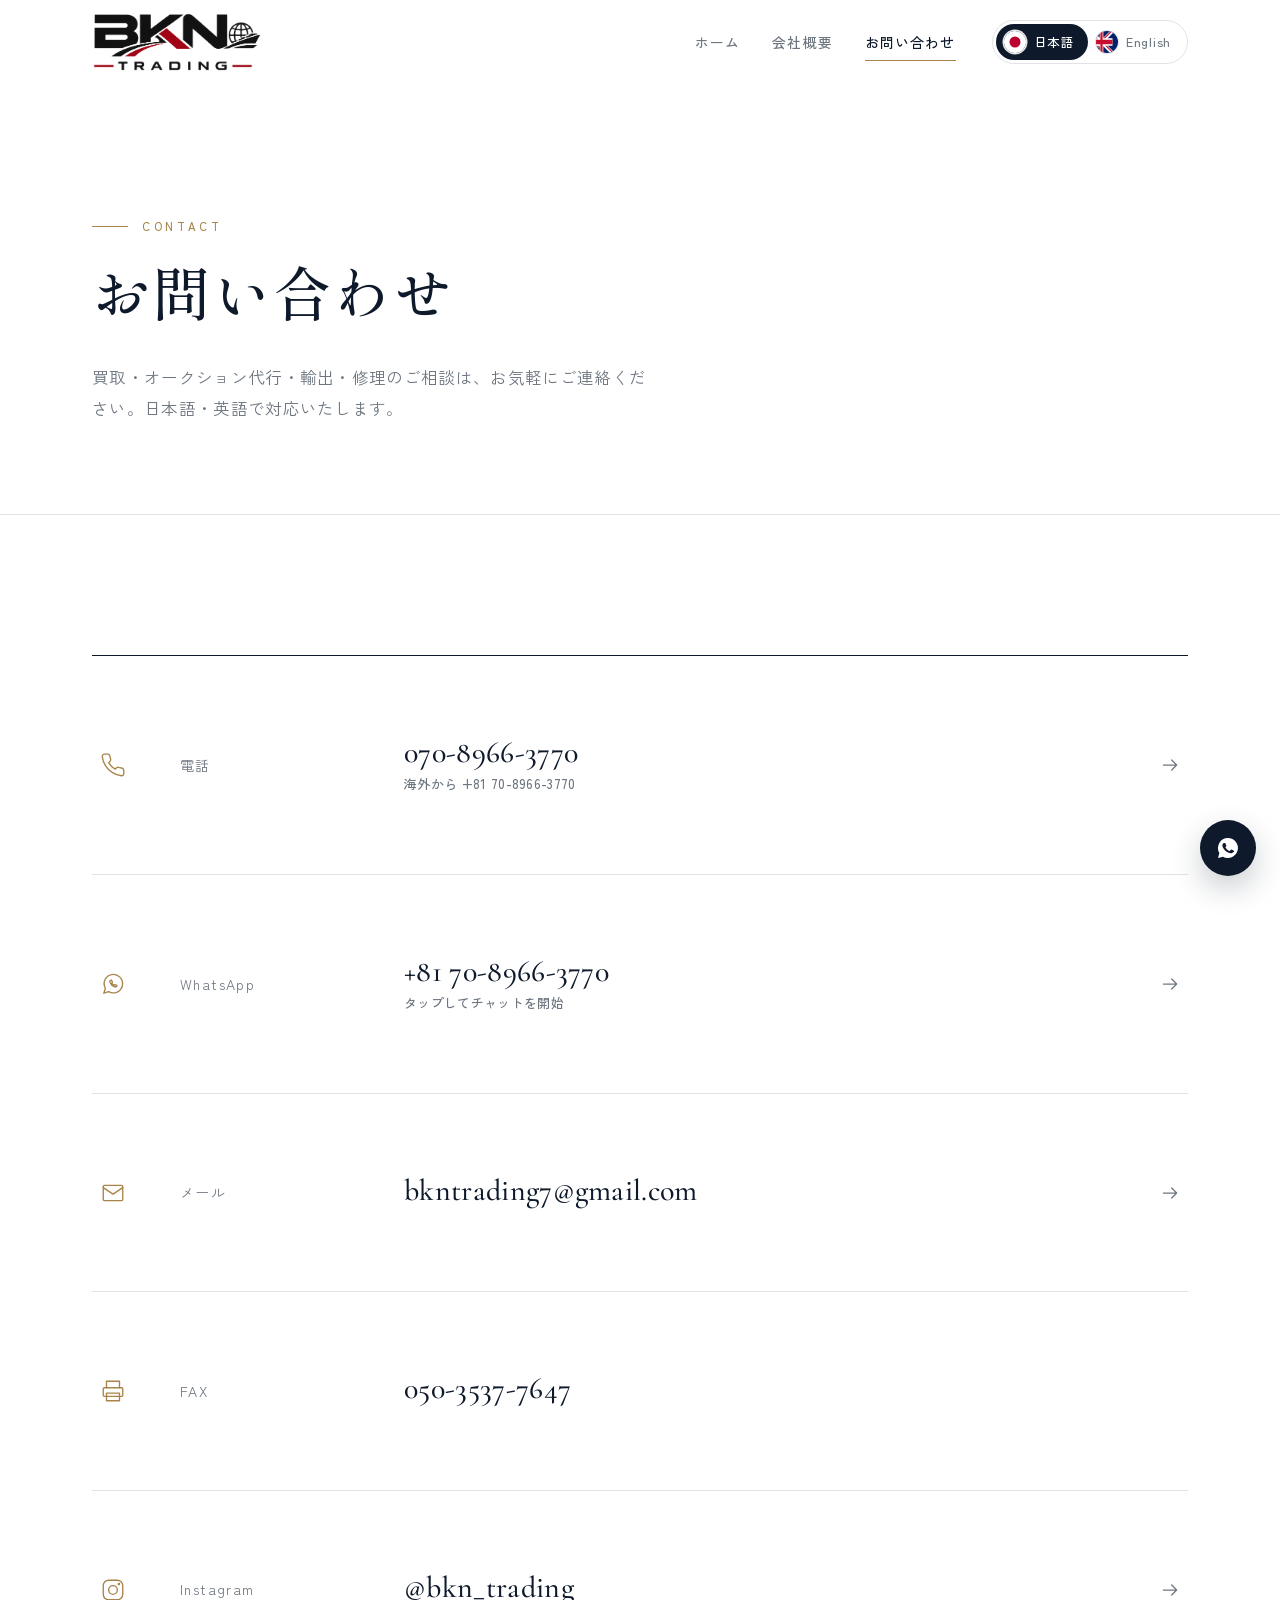
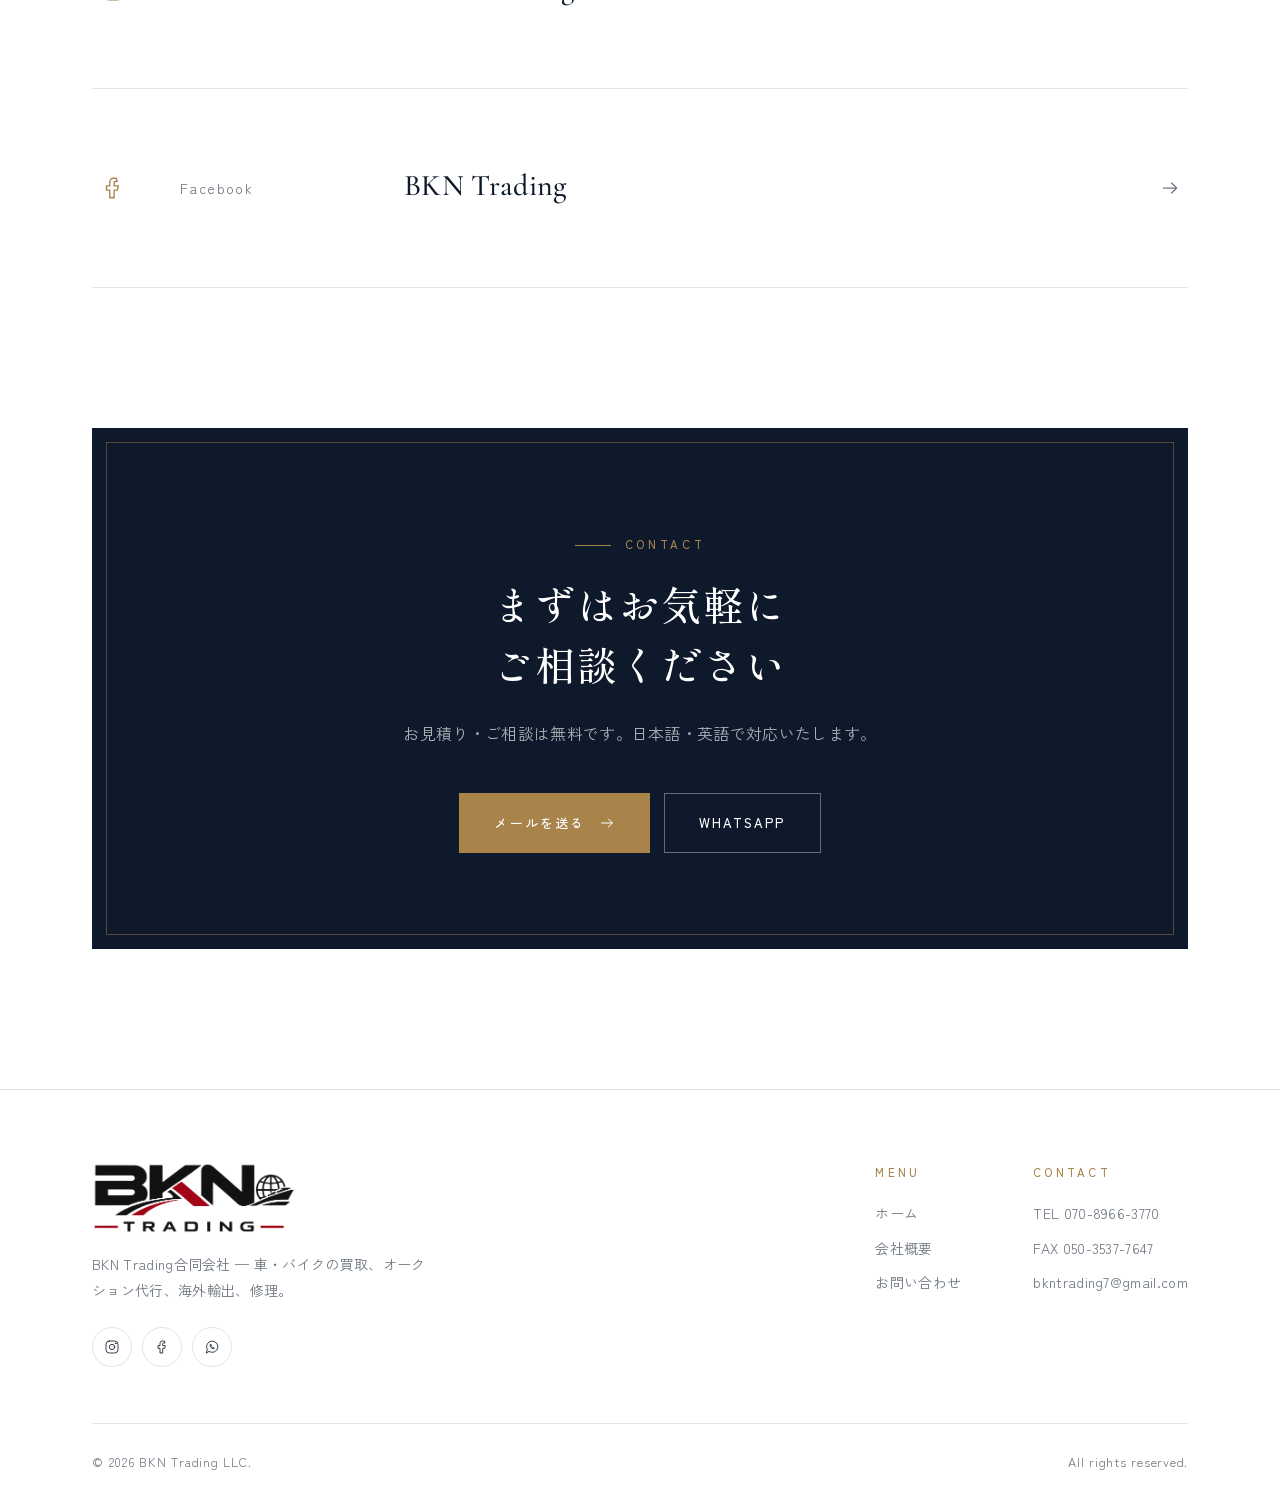
<file: contact.html>
<!DOCTYPE html>
<html lang="ja">
<head>
  <meta charset="UTF-8">
  <meta name="viewport" content="width=device-width, initial-scale=1.0">
  <title data-ja="お問い合わせ | BKN Trading" data-en="Contact | BKN Trading">お問い合わせ | BKN Trading</title>
  <meta name="description" content="BKN Trading合同会社は、日本国内での車・バイクの買取・販売、オークション代行、海外輸出、修理を行う会社です。2020年創業。">
  <meta name="theme-color" content="#ffffff">
  <link rel="icon" type="image/png" href="images/favicon-64.png">
  <link rel="apple-touch-icon" href="images/apple-touch-icon.png">
  <meta property="og:image" content="images/logo.png">
  <link rel="preconnect" href="https://fonts.googleapis.com">
  <link rel="preconnect" href="https://fonts.gstatic.com" crossorigin>
  <link href="https://fonts.googleapis.com/css2?family=Cormorant+Garamond:ital,wght@0,400;0,500;0,600;1,500&family=Shippori+Mincho:wght@500;600&family=Zen+Kaku+Gothic+New:wght@400;500;700&display=swap" rel="stylesheet">
  <link rel="stylesheet" href="css/style.css?v=202610051529">
  <script>document.documentElement.classList.add('js');try{if(localStorage.getItem('bkn-lang')==='en')document.documentElement.lang='en'}catch(e){}</script>
</head>
<body>

<header class="site-header">
  <div class="container nav">
    <a href="index.html" class="logo" aria-label="BKN Trading">
      <img src="images/logo.png" alt="BKN Trading" width="900" height="318">
    </a>
    <div class="nav-right">
      <ul class="nav-links">
        <li><a href="index.html"><span lang="ja">ホーム</span><span lang="en">Home</span></a></li>
        <li><a href="about.html"><span lang="ja">会社概要</span><span lang="en">About</span></a></li>
        <li><a href="contact.html" class="active"><span lang="ja">お問い合わせ</span><span lang="en">Contact</span></a></li>
      </ul>
      <div class="lang-switch" role="group" aria-label="Language">
        <button type="button" data-lang="ja" aria-label="日本語"><span class="flag"><svg viewBox="0 0 30 30"><rect width="30" height="30" fill="#fff"/><circle cx="15" cy="15" r="7.5" fill="#bc002d"/></svg></span><span class="lang-label">日本語</span></button>
        <button type="button" data-lang="en" aria-label="English"><span class="flag"><svg viewBox="0 0 60 60" preserveAspectRatio="xMidYMid slice"><g transform="translate(-15 0) scale(1 2)"><clipPath id="gbt"><path d="M30,15 h30 v15 z v15 h-30 z h-30 v-15 z v-15 h30 z"/></clipPath><rect width="90" height="30" fill="#012169"/><path d="M0,0 L60,30 M60,0 L0,30" stroke="#fff" stroke-width="6"/><path d="M0,0 L60,30 M60,0 L0,30" clip-path="url(#gbt)" stroke="#C8102E" stroke-width="4"/><path d="M30,0 v30 M0,15 h60" stroke="#fff" stroke-width="10"/><path d="M30,0 v30 M0,15 h60" stroke="#C8102E" stroke-width="6"/></g></svg></span><span class="lang-label">English</span></button>
      </div>
      <button class="menu-btn" aria-label="Menu" aria-expanded="false">
        <svg width="24" height="24" viewBox="0 0 24 24" fill="none" stroke="currentColor" stroke-width="1.5" stroke-linecap="round"><path class="l1" d="M4 7h16"/><path class="l2" d="M4 12h16"/><path class="l3" d="M4 17h16"/></svg>
      </button>
    </div>
  </div>
</header>

<main>
  <section class="page-hero">
    <div class="container rise">
      <span class="eyebrow">Contact</span>
      <h1><span lang="ja">お問い合わせ</span><span lang="en">Contact us</span></h1>
      <p><span lang="ja">買取・オークション代行・輸出・修理のご相談は、お気軽にご連絡ください。日本語・英語で対応いたします。</span><span lang="en">Questions about purchase, auctions, export or repair? We’re glad to help — in Japanese or English.</span></p>
    </div>
  </section>

  <section>
    <div class="container">
      <div class="contact-list">
        <a href="tel:07089663770" class="contact-row reveal"><span class="ico"><svg viewBox="0 0 24 24" fill="none" stroke="currentColor" stroke-width="1.25" stroke-linecap="round" stroke-linejoin="round"><path d="M22 16.9v3a2 2 0 0 1-2.2 2 19.8 19.8 0 0 1-8.6-3.1 19.5 19.5 0 0 1-6-6A19.8 19.8 0 0 1 2.1 4.2 2 2 0 0 1 4.1 2h3a2 2 0 0 1 2 1.7c.1.9.4 1.8.7 2.7a2 2 0 0 1-.5 2.1L8 9.8a16 16 0 0 0 6 6l1.3-1.3a2 2 0 0 1 2.1-.4c.9.3 1.8.6 2.7.7a2 2 0 0 1 1.7 2z"/></svg></span><span class="label"><span lang="ja">電話</span><span lang="en">Phone</span></span><span class="value">070-8966-3770<span class="note"><span lang="ja">海外から +81 70-8966-3770</span><span lang="en">From abroad +81 70-8966-3770</span></span></span><span class="go"><svg viewBox="0 0 24 24" fill="none" stroke="currentColor" stroke-width="1.5" stroke-linecap="round" stroke-linejoin="round"><path d="M4 12h16M14 6l6 6-6 6"/></svg></span></a>
        <a href="https://wa.me/817089663770" target="_blank" rel="noopener" class="contact-row reveal"><span class="ico"><svg viewBox="0 0 24 24" fill="none" stroke="currentColor" stroke-width="1.25" stroke-linecap="round" stroke-linejoin="round"><path d="M3.5 20.5 5 16a8.5 8.5 0 1 1 3 3z"/><path d="M9 9.2c.2 2.8 2.6 5.3 5.6 5.6l1.1-1.3-1.9-1-1 .7a4 4 0 0 1-2-2l.7-1-1-1.9z"/></svg></span><span class="label">WhatsApp</span><span class="value">+81 70-8966-3770<span class="note"><span lang="ja">タップしてチャットを開始</span><span lang="en">Tap to start a chat</span></span></span><span class="go"><svg viewBox="0 0 24 24" fill="none" stroke="currentColor" stroke-width="1.5" stroke-linecap="round" stroke-linejoin="round"><path d="M4 12h16M14 6l6 6-6 6"/></svg></span></a>
        <a href="mailto:bkntrading7@gmail.com" class="contact-row reveal"><span class="ico"><svg viewBox="0 0 24 24" fill="none" stroke="currentColor" stroke-width="1.25" stroke-linecap="round" stroke-linejoin="round"><rect x="3" y="5" width="18" height="14" rx="1"/><path d="m3 7 9 6 9-6"/></svg></span><span class="label"><span lang="ja">メール</span><span lang="en">Email</span></span><span class="value">bkntrading7@gmail.com</span><span class="go"><svg viewBox="0 0 24 24" fill="none" stroke="currentColor" stroke-width="1.5" stroke-linecap="round" stroke-linejoin="round"><path d="M4 12h16M14 6l6 6-6 6"/></svg></span></a>
        <div class="contact-row reveal"><span class="ico"><svg viewBox="0 0 24 24" fill="none" stroke="currentColor" stroke-width="1.25" stroke-linecap="round" stroke-linejoin="round"><path d="M6 9V3h12v6"/><rect x="3" y="9" width="18" height="8" rx="1"/><path d="M6 14h12v7H6z"/></svg></span><span class="label">FAX</span><span class="value">050-3537-7647</span><span></span></div>
        <a href="https://www.instagram.com/bkn_trading/" target="_blank" rel="noopener" class="contact-row reveal"><span class="ico"><svg viewBox="0 0 24 24" fill="none" stroke="currentColor" stroke-width="1.25" stroke-linecap="round" stroke-linejoin="round"><rect x="3" y="3" width="18" height="18" rx="5"/><circle cx="12" cy="12" r="4"/><circle cx="17.5" cy="6.5" r=".6" fill="currentColor"/></svg></span><span class="label">Instagram</span><span class="value">@bkn_trading</span><span class="go"><svg viewBox="0 0 24 24" fill="none" stroke="currentColor" stroke-width="1.5" stroke-linecap="round" stroke-linejoin="round"><path d="M4 12h16M14 6l6 6-6 6"/></svg></span></a>
        <a href="https://www.facebook.com/search/top?q=BKN%20Trading" target="_blank" rel="noopener" class="contact-row reveal"><span class="ico"><svg viewBox="0 0 24 24" fill="none" stroke="currentColor" stroke-width="1.25" stroke-linecap="round" stroke-linejoin="round"><path d="M15 3h-2.5A3.5 3.5 0 0 0 9 6.5V10H6v4h3v7h4v-7h3l1-4h-4V7a1 1 0 0 1 1-1h2z"/></svg></span><span class="label">Facebook</span><span class="value">BKN Trading</span><span class="go"><svg viewBox="0 0 24 24" fill="none" stroke="currentColor" stroke-width="1.5" stroke-linecap="round" stroke-linejoin="round"><path d="M4 12h16M14 6l6 6-6 6"/></svg></span></a>
      </div>
    </div>
  </section>

  <section class="cta">
    <div class="container">
      <div class="cta-box reveal">
        <span class="eyebrow">Contact</span>
        <h2><span lang="ja">まずはお気軽に<br>ご相談ください</span><span lang="en">Let’s find your<br>next vehicle</span></h2>
        <p><span lang="ja">お見積り・ご相談は無料です。日本語・英語で対応いたします。</span><span lang="en">Quotes and consultations are free. We speak Japanese and English.</span></p>
        <div class="actions">
          <a href="mailto:bkntrading7@gmail.com" class="btn btn-gold"><span lang="ja">メールを送る</span><span lang="en">Send an email</span> <svg viewBox="0 0 24 24" fill="none" stroke="currentColor" stroke-width="1.5" stroke-linecap="round" stroke-linejoin="round"><path d="M4 12h16M14 6l6 6-6 6"/></svg></a>
          <a href="https://wa.me/817089663770" target="_blank" rel="noopener" class="btn btn-ghost-light">WhatsApp</a>
        </div>
      </div>
    </div>
  </section>
</main>

<footer class="site-footer">
  <div class="container">
    <div class="footer-grid">
      <div>
        <a href="index.html" class="logo logo-footer" aria-label="BKN Trading"><img src="images/logo.png" alt="BKN Trading" width="900" height="318" loading="lazy"></a>
        <p class="footer-tag"><span lang="ja">BKN Trading合同会社 — 車・バイクの買取、オークション代行、海外輸出、修理。</span><span lang="en">BKN Trading LLC — buying, auction sourcing, export and repair of Japanese cars and motorcycles.</span></p>
        <div class="social">
          <a href="https://www.instagram.com/bkn_trading/" target="_blank" rel="noopener" aria-label="Instagram"><svg viewBox="0 0 24 24" fill="none" stroke="currentColor" stroke-width="1.25" stroke-linecap="round" stroke-linejoin="round"><rect x="3" y="3" width="18" height="18" rx="5"/><circle cx="12" cy="12" r="4"/><circle cx="17.5" cy="6.5" r=".6" fill="currentColor"/></svg></a>
          <a href="https://www.facebook.com/search/top?q=BKN%20Trading" target="_blank" rel="noopener" aria-label="Facebook"><svg viewBox="0 0 24 24" fill="none" stroke="currentColor" stroke-width="1.25" stroke-linecap="round" stroke-linejoin="round"><path d="M15 3h-2.5A3.5 3.5 0 0 0 9 6.5V10H6v4h3v7h4v-7h3l1-4h-4V7a1 1 0 0 1 1-1h2z"/></svg></a>
          <a href="https://wa.me/817089663770" target="_blank" rel="noopener" aria-label="WhatsApp"><svg viewBox="0 0 24 24" fill="none" stroke="currentColor" stroke-width="1.25" stroke-linecap="round" stroke-linejoin="round"><path d="M3.5 20.5 5 16a8.5 8.5 0 1 1 3 3z"/><path d="M9 9.2c.2 2.8 2.6 5.3 5.6 5.6l1.1-1.3-1.9-1-1 .7a4 4 0 0 1-2-2l.7-1-1-1.9z"/></svg></a>
        </div>
      </div>
      <div class="footer-cols">
        <div class="footer-col">
          <h4>Menu</h4>
          <ul>
            <li><a href="index.html"><span lang="ja">ホーム</span><span lang="en">Home</span></a></li>
            <li><a href="about.html"><span lang="ja">会社概要</span><span lang="en">About</span></a></li>
            <li><a href="contact.html"><span lang="ja">お問い合わせ</span><span lang="en">Contact</span></a></li>
          </ul>
        </div>
        <div class="footer-col">
          <h4>Contact</h4>
          <ul>
            <li><a href="tel:07089663770">TEL 070-8966-3770</a></li>
            <li>FAX 050-3537-7647</li>
            <li><a href="mailto:bkntrading7@gmail.com">bkntrading7@gmail.com</a></li>
          </ul>
        </div>
      </div>
    </div>
    <div class="copyright"><span>© <span id="year">2026</span> BKN Trading LLC.</span><span>All rights reserved.</span></div>
  </div>
</footer>

<a href="https://wa.me/817089663770" class="wa-float" target="_blank" rel="noopener" aria-label="WhatsApp"><svg viewBox="0 0 24 24" fill="currentColor"><path d="M12 2a10 10 0 0 0-8.6 15.1L2 22l5-1.3A10 10 0 1 0 12 2zm5.3 14.1c-.2.6-1.3 1.2-1.8 1.2-.5.1-1 .2-3.3-.7-2.8-1.1-4.6-4-4.7-4.1-.1-.2-1.1-1.5-1.1-2.9s.7-2.1 1-2.4c.3-.3.6-.3.8-.3h.6c.2 0 .4 0 .6.5l.9 2.1c.1.2.1.4 0 .5l-.3.5-.4.5c-.1.1-.3.3-.1.6.2.3.7 1.2 1.6 1.9 1.1 1 2 1.3 2.3 1.4.3.1.5.1.6-.1l.9-1.1c.2-.3.4-.2.6-.1l2 1c.3.1.5.2.5.3.1.2.1.7-.1 1.2z"/></svg></a>

<script src="js/main.js?v=202610051529"></script>
</body>
</html>
</file>
<file: css/style.css>
/* =========================================================
   BKN Trading — three colours only:
   white (background) · ink (deep navy) · gold (accent)
   Lighter greys are transparent tints of ink.
   ========================================================= */
:root {
  --white: #ffffff;
  --ink: #0e1a2b;
  --gold: #a8844a;

  --ink-80: rgba(14, 26, 43, 0.8);
  --ink-60: rgba(14, 26, 43, 0.6);
  --ink-12: rgba(14, 26, 43, 0.12);
  --ink-06: rgba(14, 26, 43, 0.06);
  --ink-03: rgba(14, 26, 43, 0.03);
  --gold-15: rgba(168, 132, 74, 0.15);

  --serif: "Cormorant Garamond", "Shippori Mincho", "Yu Mincho", serif;
  --sans: "Zen Kaku Gothic New", "Hiragino Sans", "Yu Gothic", system-ui, sans-serif;

  --ease: cubic-bezier(0.22, 1, 0.36, 1);
  --max: 1160px;
}

* { box-sizing: border-box; margin: 0; padding: 0; }
html { scroll-behavior: smooth; }
@media (prefers-reduced-motion: reduce) {
  html { scroll-behavior: auto; }
  *, *::before, *::after { transition: none !important; animation: none !important; }
}

body {
  font-family: var(--sans);
  color: var(--ink);
  background: var(--white);
  line-height: 1.9;
  font-size: 16px;
  letter-spacing: 0.02em;
  -webkit-font-smoothing: antialiased;
}
a { color: inherit; text-decoration: none; }
img, svg { display: block; max-width: 100%; }
::selection { background: var(--gold-15); }
:focus-visible { outline: 1px solid var(--gold); outline-offset: 4px; }

/* Language switching */
html[lang="ja"] [lang="en"]:not(html) { display: none !important; }
html[lang="en"] [lang="ja"]:not(html) { display: none !important; }

.container { width: 100%; max-width: var(--max); margin: 0 auto; padding: 0 32px; }
.serif { font-family: var(--serif); }

/* ---------- Header ---------- */
.site-header {
  position: sticky; top: 0; z-index: 50;
  background: rgba(255, 255, 255, 0.88);
  backdrop-filter: blur(14px); -webkit-backdrop-filter: blur(14px);
  border-bottom: 1px solid transparent;
  transition: border-color 0.4s var(--ease);
}
.site-header.scrolled { border-bottom-color: var(--ink-06); }
.nav { display: flex; align-items: center; justify-content: space-between; height: 84px; gap: 16px; transition: height 0.4s var(--ease); }
.site-header.scrolled .nav { height: 68px; }

.logo { display: flex; align-items: center; gap: 14px; color: var(--ink); }
.logo-mark {
  width: 42px; height: 42px; display: grid; place-items: center;
  border: 1px solid var(--gold); color: var(--gold);
  font-family: var(--serif); font-size: 16px; font-weight: 600; letter-spacing: 1px;
}
.logo-text { font-family: var(--serif); font-size: 22px; font-weight: 600; letter-spacing: 0.04em; line-height: 1.1; }
.logo-text small { display: block; font-family: var(--sans); font-size: 9.5px; font-weight: 500; color: var(--gold); letter-spacing: 0.32em; margin-top: 3px; }

.nav-right { display: flex; align-items: center; gap: 36px; }
.nav-links { display: flex; align-items: center; gap: 32px; list-style: none; }
.nav-links a {
  position: relative; display: block; font-size: 14px; font-weight: 500; color: var(--ink-60);
  padding: 6px 0; letter-spacing: 0.08em; transition: color 0.3s var(--ease);
}
.nav-links a::after {
  content: ""; position: absolute; left: 0; right: 0; bottom: 0; height: 1px; background: var(--gold);
  transform: scaleX(0); transform-origin: right; transition: transform 0.45s var(--ease);
}
.nav-links a:hover, .nav-links a.active { color: var(--ink); }
.nav-links a:hover::after, .nav-links a.active::after { transform: scaleX(1); transform-origin: left; }

/* Language switch with flags */
.lang-switch { display: flex; align-items: center; border: 1px solid var(--ink-12); border-radius: 999px; padding: 3px; flex-shrink: 0; }
.lang-switch button {
  display: flex; align-items: center; gap: 8px; border: 0; background: transparent; cursor: pointer;
  padding: 6px 13px 6px 8px; border-radius: 999px;
  font: inherit; font-size: 12.5px; font-weight: 500; letter-spacing: 0.06em; color: var(--ink-60);
  transition: background 0.35s var(--ease), color 0.35s var(--ease);
}
.lang-switch button:hover { color: var(--ink); }
.lang-switch button.on { background: var(--ink); color: var(--white); }
.flag {
  width: 22px; height: 22px; border-radius: 50%; overflow: hidden; flex-shrink: 0;
  box-shadow: 0 0 0 1px var(--ink-12);
}
.flag svg { width: 100%; height: 100%; }
.lang-switch button.on .flag { box-shadow: 0 0 0 1.5px rgba(255, 255, 255, 0.9); }

.menu-btn { display: none; background: none; border: 0; cursor: pointer; padding: 8px; margin-right: -8px; color: var(--ink); }
.menu-btn svg path { transition: transform 0.35s var(--ease), opacity 0.2s; transform-origin: center; }
.menu-btn[aria-expanded="true"] .l1 { transform: translateY(5px) rotate(45deg); }
.menu-btn[aria-expanded="true"] .l2 { opacity: 0; }
.menu-btn[aria-expanded="true"] .l3 { transform: translateY(-5px) rotate(-45deg); }

/* ---------- Type helpers ---------- */
.eyebrow {
  display: inline-flex; align-items: center; gap: 14px;
  font-size: 11.5px; font-weight: 500; letter-spacing: 0.32em; text-transform: uppercase; color: var(--gold);
  margin-bottom: 22px;
}
.eyebrow::before { content: ""; width: 36px; height: 1px; background: currentColor; }
.center .eyebrow::after { content: ""; width: 36px; height: 1px; background: currentColor; }

h1, h2, h3 { font-family: var(--serif); font-weight: 500; color: var(--ink); }
.gold { color: var(--gold); }
em.it { font-style: italic; color: var(--gold); }

/* ---------- Buttons ---------- */
.btn {
  display: inline-flex; align-items: center; justify-content: center; gap: 14px;
  padding: 17px 34px; font-size: 13px; font-weight: 500; letter-spacing: 0.16em; text-transform: uppercase;
  border: 1px solid var(--ink); position: relative; overflow: hidden; isolation: isolate;
  transition: color 0.5s var(--ease), border-color 0.5s var(--ease);
}
.btn::before {
  content: ""; position: absolute; inset: 0; z-index: -1; background: var(--gold);
  transform: scaleX(0); transform-origin: right; transition: transform 0.6s var(--ease);
}
.btn:hover::before { transform: scaleX(1); transform-origin: left; }
.btn:hover { border-color: var(--gold); color: var(--white); }
.btn svg { width: 16px; height: 16px; transition: transform 0.5s var(--ease); }
.btn:hover svg { transform: translateX(4px); }
.btn-dark { background: var(--ink); color: var(--white); }
.btn-line { background: transparent; color: var(--ink); }
.btn-gold { background: var(--gold); border-color: var(--gold); color: var(--white); }
.btn-gold::before { background: var(--white); }
.btn-gold:hover { color: var(--ink); border-color: var(--white); }
.btn-ghost-light { background: transparent; border-color: rgba(255, 255, 255, 0.35); color: var(--white); }
.btn-ghost-light::before { background: var(--white); }
.btn-ghost-light:hover { color: var(--ink); border-color: var(--white); }
.actions { display: flex; gap: 14px; flex-wrap: wrap; }

/* ---------- Hero ---------- */
.hero { padding: 120px 0 0; position: relative; }
.hero-grid { display: grid; grid-template-columns: 1fr auto; gap: 48px; align-items: end; }
.hero h1 { font-size: clamp(44px, 7vw, 92px); line-height: 1.08; letter-spacing: -0.01em; font-weight: 500; }
html[lang="ja"] .hero h1 { font-size: clamp(36px, 5.6vw, 72px); line-height: 1.3; letter-spacing: 0.02em; }
.hero-lead { margin-top: 32px; max-width: 540px; font-size: 16.5px; color: var(--ink-60); }
.hero .actions { margin-top: 44px; }
.hero-side {
  writing-mode: vertical-rl; font-family: var(--serif); font-size: 14px; letter-spacing: 0.4em;
  color: var(--gold); padding-bottom: 8px; white-space: nowrap;
}

.stats { margin-top: 110px; border-top: 1px solid var(--ink-12); border-bottom: 1px solid var(--ink-12); }
.stats-row { display: grid; grid-template-columns: repeat(3, 1fr); }
.stat { padding: 40px 8px 38px; text-align: center; }
.stat + .stat { border-left: 1px solid var(--ink-12); }
.stat strong { display: block; font-family: var(--serif); font-size: 52px; font-weight: 500; line-height: 1.1; color: var(--ink); }
.stat strong sup { font-size: 0.42em; color: var(--gold); margin-left: 4px; vertical-align: super; }
.stat > span { display: block; margin-top: 8px; font-size: 12px; letter-spacing: 0.22em; text-transform: uppercase; color: var(--ink-60); }
html[lang="ja"] .stat > span { letter-spacing: 0.14em; font-size: 13px; }

/* ---------- Sections ---------- */
section { padding: 140px 0; }
.section-head { margin-bottom: 72px; max-width: 640px; }
.section-head.center { margin-left: auto; margin-right: auto; text-align: center; }
.section-head h2 { font-size: clamp(34px, 4.4vw, 54px); line-height: 1.18; letter-spacing: -0.005em; }
html[lang="ja"] .section-head h2 { font-size: clamp(28px, 3.4vw, 42px); line-height: 1.45; letter-spacing: 0.04em; }
.section-head p { margin-top: 20px; color: var(--ink-60); font-size: 16px; }
.hairline { height: 1px; background: var(--ink-12); border: 0; }

.page-hero { padding: 120px 0 90px; border-bottom: 1px solid var(--ink-12); }
.page-hero h1 { font-size: clamp(44px, 6vw, 78px); line-height: 1.1; }
html[lang="ja"] .page-hero h1 { font-size: clamp(34px, 4.6vw, 58px); line-height: 1.35; letter-spacing: 0.04em; }
.page-hero p { margin-top: 24px; color: var(--ink-60); max-width: 560px; font-size: 16.5px; }

/* ---------- Services ---------- */
.services { display: grid; grid-template-columns: repeat(4, 1fr); border-top: 1px solid var(--ink-12); }
.service {
  position: relative; padding: 44px 32px 48px 0; padding-right: 32px;
  border-bottom: 1px solid var(--ink-12);
}
.service + .service { padding-left: 32px; border-left: 1px solid var(--ink-12); }
.service::before {
  content: ""; position: absolute; left: 0; right: 0; top: -1px; height: 1px; background: var(--gold);
  transform: scaleX(0); transform-origin: left; transition: transform 0.7s var(--ease);
}
.service:hover::before { transform: scaleX(1); }
.service .num { font-family: var(--serif); font-size: 15px; color: var(--gold); letter-spacing: 0.1em; }
.service .ico { margin: 30px 0 26px; width: 34px; height: 34px; color: var(--ink); transition: color 0.5s var(--ease), transform 0.5s var(--ease); }
.service:hover .ico { color: var(--gold); transform: translateY(-3px); }
.service .ico svg { width: 100%; height: 100%; }
.service h3 { font-size: 26px; line-height: 1.3; margin-bottom: 14px; }
html[lang="ja"] .service h3 { font-size: 21px; letter-spacing: 0.05em; line-height: 1.5; }
.service p { font-size: 14.5px; color: var(--ink-60); line-height: 1.9; }

/* ---------- Steps ---------- */
.steps { display: grid; grid-template-columns: repeat(4, 1fr); gap: 48px; counter-reset: step; }
.step { counter-increment: step; }
.step::before {
  content: "0" counter(step); display: block; font-family: var(--serif); font-size: 64px; line-height: 1;
  color: var(--gold); font-weight: 400; padding-bottom: 22px; margin-bottom: 24px; border-bottom: 1px solid var(--ink-12);
}
.step h3 { font-size: 23px; line-height: 1.35; margin-bottom: 10px; }
html[lang="ja"] .step h3 { font-size: 19px; letter-spacing: 0.05em; line-height: 1.55; }
.step p { font-size: 14.5px; color: var(--ink-60); }

/* ---------- Quote band ---------- */
.quote { text-align: center; padding: 120px 0; border-top: 1px solid var(--ink-12); border-bottom: 1px solid var(--ink-12); }
.quote blockquote { font-family: var(--serif); font-size: clamp(26px, 3.4vw, 40px); line-height: 1.45; max-width: 820px; margin: 0 auto; font-weight: 500; }
html[lang="ja"] .quote blockquote { font-size: clamp(22px, 2.6vw, 32px); line-height: 1.8; letter-spacing: 0.06em; }
.quote cite { display: block; margin-top: 28px; font-style: normal; font-size: 12px; letter-spacing: 0.3em; color: var(--gold); text-transform: uppercase; }

/* ---------- CTA ---------- */
.cta { padding: 0 0 140px; }
.cta-box { background: var(--ink); color: var(--white); padding: 96px 48px; text-align: center; position: relative; }
.cta-box::before { content: ""; position: absolute; inset: 14px; border: 1px solid rgba(168, 132, 74, 0.45); pointer-events: none; }
.cta-box .eyebrow { color: var(--gold); }
.cta-box h2 { color: var(--white); font-size: clamp(32px, 4.2vw, 52px); line-height: 1.2; }
html[lang="ja"] .cta-box h2 { font-size: clamp(26px, 3.2vw, 40px); line-height: 1.5; letter-spacing: 0.05em; }
.cta-box p { color: rgba(255, 255, 255, 0.65); margin: 20px auto 44px; max-width: 520px; }
.cta-box .actions { justify-content: center; position: relative; }

/* ---------- About ---------- */
.split { display: grid; grid-template-columns: 1.15fr 0.85fr; gap: 96px; align-items: start; }
.prose p { color: var(--ink-60); font-size: 16.5px; }
.prose p + p { margin-top: 22px; }
.prose .lead { font-family: var(--serif); font-size: 26px; line-height: 1.55; color: var(--ink); }
html[lang="ja"] .prose .lead { font-size: 21px; line-height: 1.9; letter-spacing: 0.04em; }

.timeline { list-style: none; border-top: 1px solid var(--ink-12); }
.timeline li { display: grid; grid-template-columns: 110px 1fr; gap: 20px; padding: 24px 0; border-bottom: 1px solid var(--ink-12); }
.timeline strong { font-family: var(--serif); font-size: 22px; font-weight: 500; color: var(--gold); line-height: 1.4; }
html[lang="ja"] .timeline strong { font-size: 17px; }
.timeline span { color: var(--ink-80); font-size: 15px; }

.values { display: grid; grid-template-columns: repeat(3, 1fr); border-top: 1px solid var(--ink-12); }
.value { padding: 48px 40px 52px 0; }
.value + .value { padding-left: 40px; border-left: 1px solid var(--ink-12); }
.value .ico { width: 32px; height: 32px; color: var(--gold); margin-bottom: 28px; }
.value .ico svg { width: 100%; height: 100%; }
.value h3 { font-size: 26px; margin-bottom: 12px; line-height: 1.3; }
html[lang="ja"] .value h3 { font-size: 20px; letter-spacing: 0.05em; line-height: 1.5; }
.value p { font-size: 15px; color: var(--ink-60); }

.info-list { border-top: 1px solid var(--ink); }
.info-row { display: grid; grid-template-columns: 240px 1fr; gap: 24px; padding: 26px 0; border-bottom: 1px solid var(--ink-12); font-size: 15.5px; }
.info-row dt { color: var(--ink-60); font-size: 13px; letter-spacing: 0.16em; text-transform: uppercase; padding-top: 2px; }
html[lang="ja"] .info-row dt { text-transform: none; font-size: 14px; letter-spacing: 0.1em; }
.info-row dd { color: var(--ink); }
.info-row a { background-image: linear-gradient(var(--gold), var(--gold)); background-size: 100% 1px; background-position: 0 100%; background-repeat: no-repeat; transition: background-size 0.4s var(--ease), color 0.3s; }
.info-row a:hover { color: var(--gold); background-size: 0 1px; }

/* ---------- Contact ---------- */
.contact-list { border-top: 1px solid var(--ink); }
.contact-row {
  position: relative; display: grid; grid-template-columns: 56px 200px 1fr auto; align-items: center; gap: 24px;
  padding: 30px 8px; border-bottom: 1px solid var(--ink-12);
  transition: padding 0.5s var(--ease), background 0.5s var(--ease);
}
a.contact-row:hover { padding-left: 20px; padding-right: 20px; background: var(--ink-03); }
.contact-row .ico { width: 26px; height: 26px; color: var(--gold); }
.contact-row .ico svg { width: 100%; height: 100%; }
.contact-row .label { font-size: 12.5px; letter-spacing: 0.2em; text-transform: uppercase; color: var(--ink-60); }
html[lang="ja"] .contact-row .label { text-transform: none; letter-spacing: 0.1em; font-size: 14px; }
.contact-row .value { font-family: var(--serif); font-size: 30px; font-weight: 500; line-height: 1.25; word-break: break-all; }
.contact-row .note { display: block; font-family: var(--sans); font-size: 13px; color: var(--ink-60); margin-top: 4px; }
.contact-row .go { width: 20px; height: 20px; color: var(--ink-60); transition: transform 0.5s var(--ease), color 0.4s; }
a.contact-row:hover .go { transform: translateX(6px); color: var(--gold); }

/* ---------- Footer ---------- */
.site-footer { border-top: 1px solid var(--ink-12); padding: 72px 0 36px; font-size: 14px; color: var(--ink-60); }
.footer-grid { display: flex; justify-content: space-between; align-items: flex-start; gap: 40px; flex-wrap: wrap; }
.footer-tag { margin-top: 18px; max-width: 340px; line-height: 1.8; }
.footer-cols { display: flex; gap: 72px; flex-wrap: wrap; }
.footer-col h4 { font-size: 11.5px; letter-spacing: 0.28em; text-transform: uppercase; color: var(--gold); font-weight: 500; margin-bottom: 16px; }
.footer-col ul { list-style: none; }
.footer-col li + li { margin-top: 8px; }
.footer-col a { transition: color 0.3s; }
.footer-col a:hover { color: var(--ink); }
.social { display: flex; gap: 10px; margin-top: 24px; }
.social a {
  width: 40px; height: 40px; border-radius: 50%; border: 1px solid var(--ink-12); color: var(--ink);
  display: grid; place-items: center; transition: background 0.4s var(--ease), color 0.4s var(--ease), border-color 0.4s var(--ease);
}
.social a:hover { background: var(--ink); border-color: var(--ink); color: var(--white); }
.social svg { width: 16px; height: 16px; }
.copyright { margin-top: 56px; padding-top: 26px; border-top: 1px solid var(--ink-12); font-size: 12.5px; letter-spacing: 0.06em; display: flex; justify-content: space-between; gap: 12px; flex-wrap: wrap; }

/* ---------- Floating WhatsApp ---------- */
.wa-float {
  position: fixed; right: 24px; bottom: 24px; z-index: 40;
  width: 56px; height: 56px; border-radius: 50%; background: var(--ink); color: var(--white);
  display: grid; place-items: center; box-shadow: 0 12px 30px rgba(14, 26, 43, 0.22);
  transition: background 0.4s var(--ease), transform 0.4s var(--ease);
}
.wa-float:hover { background: var(--gold); transform: translateY(-3px); }
.wa-float svg { width: 24px; height: 24px; }

/* ---------- Motion ---------- */
.js .reveal { opacity: 0; transform: translateY(22px); transition: opacity 1s var(--ease), transform 1s var(--ease); }
.js .reveal.in { opacity: 1; transform: none; }
.rise > * { animation: rise 1.1s var(--ease) both; }
.rise > *:nth-child(2) { animation-delay: 0.1s; }
.rise > *:nth-child(3) { animation-delay: 0.2s; }
.rise > *:nth-child(4) { animation-delay: 0.3s; }
@keyframes rise { from { opacity: 0; transform: translateY(20px); } to { opacity: 1; transform: none; } }

/* ---------- Responsive ---------- */
@media (max-width: 1000px) {
  .services { grid-template-columns: repeat(2, 1fr); }
  .service:nth-child(3) { padding-left: 0; border-left: 0; }
  .steps { grid-template-columns: repeat(2, 1fr); gap: 56px 40px; }
  .split { grid-template-columns: 1fr; gap: 64px; }
  .hero-side { display: none; }
  .hero-grid { grid-template-columns: 1fr; }
}

@media (max-width: 760px) {
  .container { padding: 0 20px; }
  section { padding: 96px 0; }
  .cta { padding-bottom: 96px; }
  .hero { padding-top: 72px; }
  .stats { margin-top: 72px; }
  .page-hero { padding: 80px 0 64px; }
  .section-head { margin-bottom: 48px; }
  .nav, .site-header.scrolled .nav { height: 64px; }
  .nav-right { gap: 10px; }
  .menu-btn { display: block; }
  .nav-links {
    position: absolute; top: 64px; left: 0; right: 0; background: var(--white);
    flex-direction: column; align-items: stretch; gap: 0; padding: 8px 20px 20px;
    border-bottom: 1px solid var(--ink-12);
    opacity: 0; transform: translateY(-8px); visibility: hidden; pointer-events: none;
    transition: opacity 0.35s var(--ease), transform 0.35s var(--ease), visibility 0.35s;
  }
  .nav-links.open { opacity: 1; transform: none; visibility: visible; pointer-events: auto; }
  .nav-links a { padding: 16px 0; font-size: 16px; border-bottom: 1px solid var(--ink-06); }
  .nav-links a::after { display: none; }
  .lang-switch button { padding: 5px; }
  .lang-switch .lang-label { display: none; }
  .logo-text small { display: none; }
  .logo-mark { width: 36px; height: 36px; font-size: 14px; }
  .logo-text { font-size: 19px; }
  .btn { padding: 16px 26px; }
  .actions .btn { flex: 1 1 auto; }

  .stats-row { grid-template-columns: 1fr; }
  .stat + .stat { border-left: 0; border-top: 1px solid var(--ink-12); }
  .stat { padding: 26px 8px; }
  .stat strong { font-size: 42px; }

  .services, .values { grid-template-columns: 1fr; }
  .service, .service + .service, .value, .value + .value { padding: 36px 0 40px; border-left: 0; }
  .value + .value { border-top: 1px solid var(--ink-12); }
  .steps { grid-template-columns: 1fr; gap: 44px; }
  .step::before { font-size: 52px; }

  .quote { padding: 88px 0; }
  .cta-box { padding: 72px 24px; }
  .cta-box::before { inset: 10px; }

  .timeline li { grid-template-columns: 1fr; gap: 2px; }
  .info-row { grid-template-columns: 1fr; gap: 4px; padding: 20px 0; }
  .contact-row { grid-template-columns: 32px 1fr auto; gap: 16px; padding: 24px 0; }
  .contact-row .label { grid-column: 2 / 3; grid-row: 1; }
  .contact-row .ico { grid-row: 1 / span 2; align-self: start; margin-top: 4px; }
  .contact-row .value { grid-column: 2 / 3; grid-row: 2; font-size: 24px; }
  .contact-row .go { grid-column: 3; grid-row: 1 / span 2; }
  a.contact-row:hover { padding-left: 0; padding-right: 0; background: none; }

  .footer-cols { gap: 40px; }
  .wa-float { right: 16px; bottom: 16px; width: 52px; height: 52px; }
}

/* ---------- Photos ---------- */
.hero-photo { margin-top: 80px; overflow: hidden; aspect-ratio: 21 / 8; background: var(--ink-06); }
.hero-photo img { width: 100%; height: 100%; object-fit: cover; animation: slowzoom 14s var(--ease) both; }
@keyframes slowzoom { from { transform: scale(1.08); } to { transform: scale(1); } }
.hero .stats { margin-top: 0; border-top: 0; }

.gallery-head { display: flex; justify-content: space-between; align-items: flex-end; gap: 32px; flex-wrap: wrap; margin-bottom: 48px; }
.gallery-head .section-head { margin-bottom: 0; }
.chips { display: flex; gap: 8px; flex-wrap: wrap; }
.chip {
  border: 1px solid var(--ink-12); background: transparent; color: var(--ink-60); cursor: pointer;
  font: inherit; font-size: 13px; letter-spacing: 0.06em; padding: 8px 18px; border-radius: 999px;
  transition: background 0.35s var(--ease), color 0.35s var(--ease), border-color 0.35s var(--ease);
}
.chip:hover { color: var(--ink); border-color: var(--ink); }
.chip.on { background: var(--ink); border-color: var(--ink); color: var(--white); }

.cars { display: grid; grid-template-columns: repeat(4, 1fr); gap: 40px 24px; }
.car { margin: 0; }
.car.hide { display: none; }
.car-img { overflow: hidden; aspect-ratio: 4 / 3; background: var(--ink-06); }
.car-img img { width: 100%; height: 100%; object-fit: cover; transition: transform 1.2s var(--ease); }
.car:hover .car-img img { transform: scale(1.06); }
.car figcaption { padding-top: 16px; border-bottom: 1px solid var(--ink-12); padding-bottom: 14px; transition: border-color 0.5s var(--ease); }
.car:hover figcaption { border-color: var(--gold); }
.car-cat { display: block; font-size: 11px; letter-spacing: 0.22em; text-transform: uppercase; color: var(--gold); }
html[lang="ja"] .car-cat { letter-spacing: 0.1em; font-size: 12px; }
.car-name { display: block; font-family: var(--serif); font-size: 22px; font-weight: 500; line-height: 1.35; margin-top: 4px; }

.gallery-foot { margin-top: 64px; display: flex; justify-content: space-between; align-items: center; gap: 24px; flex-wrap: wrap; padding: 32px 0; border-top: 1px solid var(--ink-12); }
.gallery-foot p { font-family: var(--serif); font-size: 22px; }
html[lang="ja"] .gallery-foot p { font-size: 18px; letter-spacing: 0.04em; }

.photo-band { display: grid; grid-template-columns: 2fr 1fr; gap: 24px; margin-bottom: 120px; }
.photo-band img { width: 100%; height: 420px; object-fit: cover; background: var(--ink-06); }

@media (max-width: 1000px) {
  .cars { grid-template-columns: repeat(2, 1fr); }
}
@media (max-width: 760px) {
  .hero-photo { margin-top: 56px; aspect-ratio: 4 / 3; }
  .cars { grid-template-columns: 1fr 1fr; gap: 28px 14px; }
  .car-name { font-size: 18px; }
  .chips { flex-wrap: nowrap; overflow-x: auto; margin: 0 -20px; padding: 0 20px 4px; scrollbar-width: none; }
  .chip { white-space: nowrap; }
  .photo-band { grid-template-columns: 1fr; gap: 12px; margin-bottom: 80px; }
  .photo-band img { height: 240px; }
  .gallery-foot { margin-top: 40px; }
}

/* ---------- Logo image ---------- */
.logo img { height: 60px; width: auto; display: block; transition: height 0.4s var(--ease); }
.site-header.scrolled .logo img { height: 48px; }
.logo-footer img { height: 72px; }
@media (max-width: 760px) {
  .logo img, .site-header.scrolled .logo img { height: 40px; }
  .logo-footer img { height: 60px; }
}

/* ---------- Motorcycles ---------- */
.moto { border-top: 1px solid var(--ink-12); }
.moto-split { display: grid; grid-template-columns: 1.1fr 0.9fr; gap: 72px; align-items: center; margin-bottom: 72px; }
.moto-photo { overflow: hidden; aspect-ratio: 3 / 2; background: var(--ink-06); }
.moto-photo img { width: 100%; height: 100%; object-fit: cover; transition: transform 1.4s var(--ease); }
.moto-photo:hover img { transform: scale(1.04); }
.moto-text h2 { font-size: clamp(32px, 3.8vw, 48px); line-height: 1.2; }
html[lang="ja"] .moto-text h2 { font-size: clamp(26px, 3vw, 38px); line-height: 1.5; letter-spacing: 0.04em; }
.moto-text p { margin-top: 20px; color: var(--ink-60); }
.moto-list { list-style: none; margin-top: 28px; border-top: 1px solid var(--ink-12); }
.moto-list li { position: relative; padding: 13px 0 13px 26px; border-bottom: 1px solid var(--ink-12); font-size: 15px; }
.moto-list li::before { content: ""; position: absolute; left: 0; top: 50%; width: 12px; height: 1px; background: var(--gold); }
.brands { margin-top: 28px; font-family: var(--serif); font-size: 20px; letter-spacing: 0.12em; color: var(--gold); }
@media (max-width: 1000px) { .moto-split { grid-template-columns: 1fr; gap: 40px; } }
@media (max-width: 760px) { .moto-split { margin-bottom: 48px; } }
</file>
